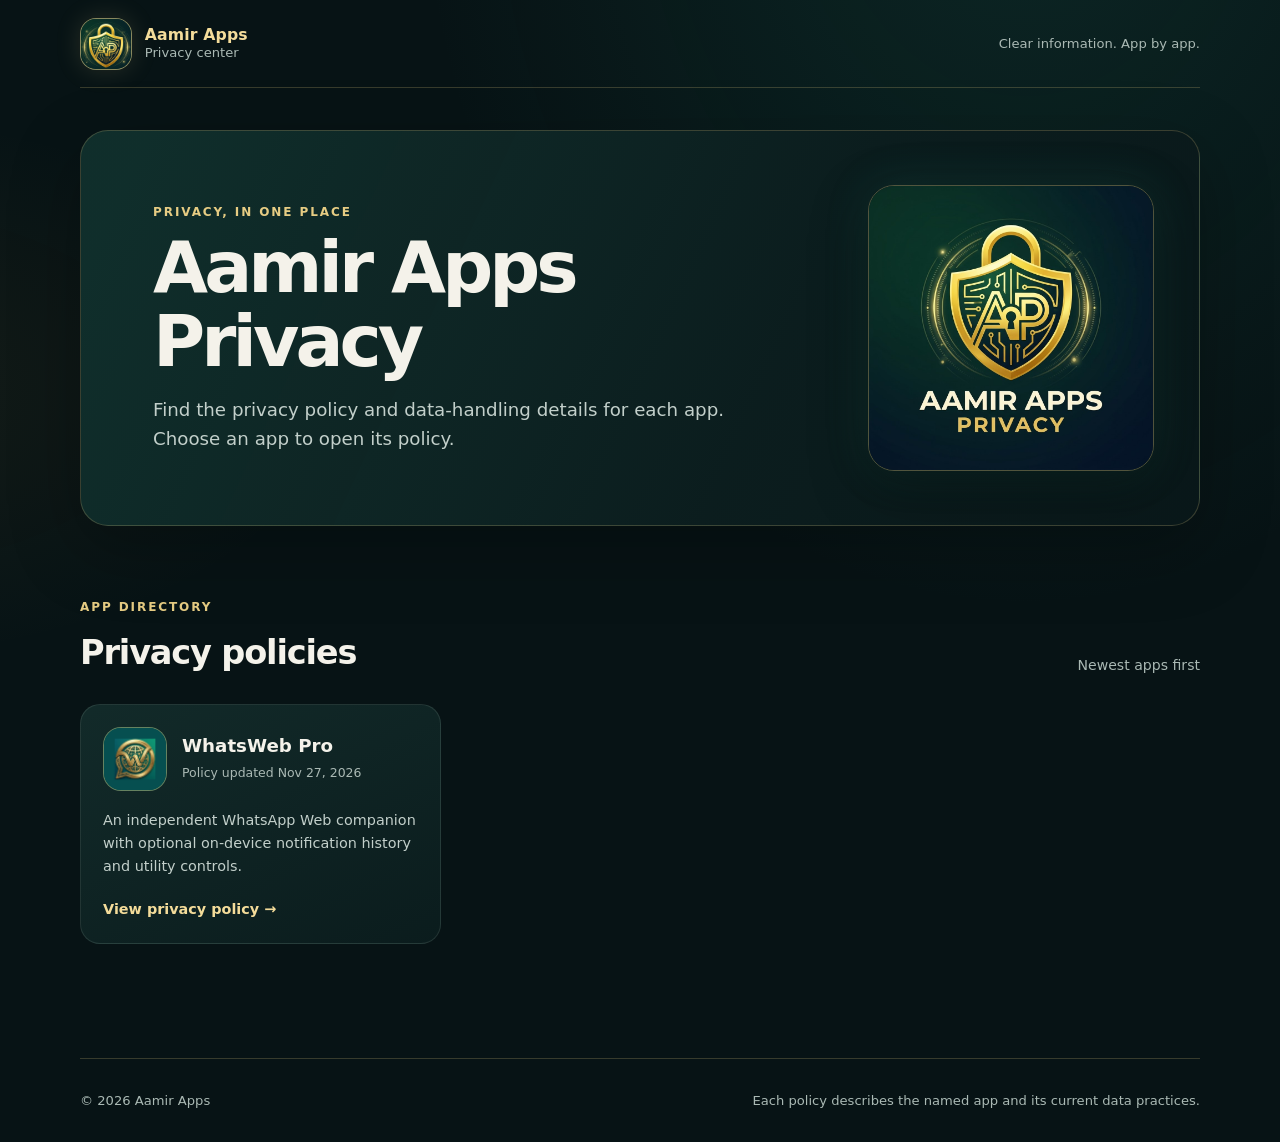
<file: index.html>
<!doctype html>
<html lang="en">
  <head>
    <meta charset="utf-8">
    <meta name="viewport" content="width=device-width, initial-scale=1">
    <meta name="theme-color" content="#08191b">
    <meta name="description" content="Privacy policies and data-handling information for apps by Aamir Habib.">
    <title>Aamir Apps Privacy</title>
    <link rel="icon" href="./assets/aamir-apps-privacy-mark.jpg" type="image/jpeg">
    <link rel="stylesheet" href="./site.css">
    <script src="./apps.js" defer></script>
    <script src="./site-interactions.js" defer></script>
  </head>
  <body>
    <a class="skip-link" href="#apps">Skip to apps</a>
    <header class="site-header">
      <a class="brand-lockup" href="./" aria-label="Aamir Apps Privacy home">
        <img class="brand-mark" src="./assets/aamir-apps-privacy-mark.jpg" alt="" width="52" height="52">
        <span class="brand-copy">
          <strong>Aamir Apps</strong>
          <small>Privacy center</small>
        </span>
      </a>
      <span class="header-note">Clear information. App by app.</span>
    </header>

    <main>
      <section class="hero" aria-labelledby="page-title">
        <div class="hero-copy">
          <p class="eyebrow">Privacy, in one place</p>
          <h1 id="page-title">Aamir Apps Privacy</h1>
          <p class="hero-description">
            Find the privacy policy and data-handling details for each app.
            Choose an app to open its policy.
          </p>
        </div>
        <div class="hero-mark">
          <img src="./assets/aamir-apps-privacy-logo.jpg" alt="Aamir Apps Privacy logo" width="1024" height="1024">
        </div>
      </section>

      <section class="apps-section" id="apps" aria-labelledby="apps-title">
        <div class="section-heading">
          <div>
            <p class="eyebrow">App directory</p>
            <h2 id="apps-title">Privacy policies</h2>
          </div>
          <p class="sort-note">Newest apps first</p>
        </div>

        <div id="app-list" class="app-grid" aria-live="polite"></div>
        <nav id="pagination" class="pagination" aria-label="App pages" hidden></nav>
        <p id="empty-state" class="empty-state" hidden>No app policies are listed yet.</p>
      </section>
    </main>

    <footer class="site-footer">
      <span>© <span id="year"></span> Aamir Apps</span>
      <span>Each policy describes the named app and its current data practices.</span>
    </footer>

    <div class="pull-indicator" id="pull-indicator" role="status" aria-live="polite">
      <span class="refresh-spinner" aria-hidden="true"></span>
      <span id="refresh-status">Pull down to refresh</span>
    </div>
    <button class="back-to-top" type="button" aria-label="Back to top" title="Back to top">
      <svg viewBox="0 0 24 24" aria-hidden="true">
        <path d="M12 19V5m-7 7 7-7 7 7"></path>
      </svg>
    </button>
  </body>
</html>
</file>
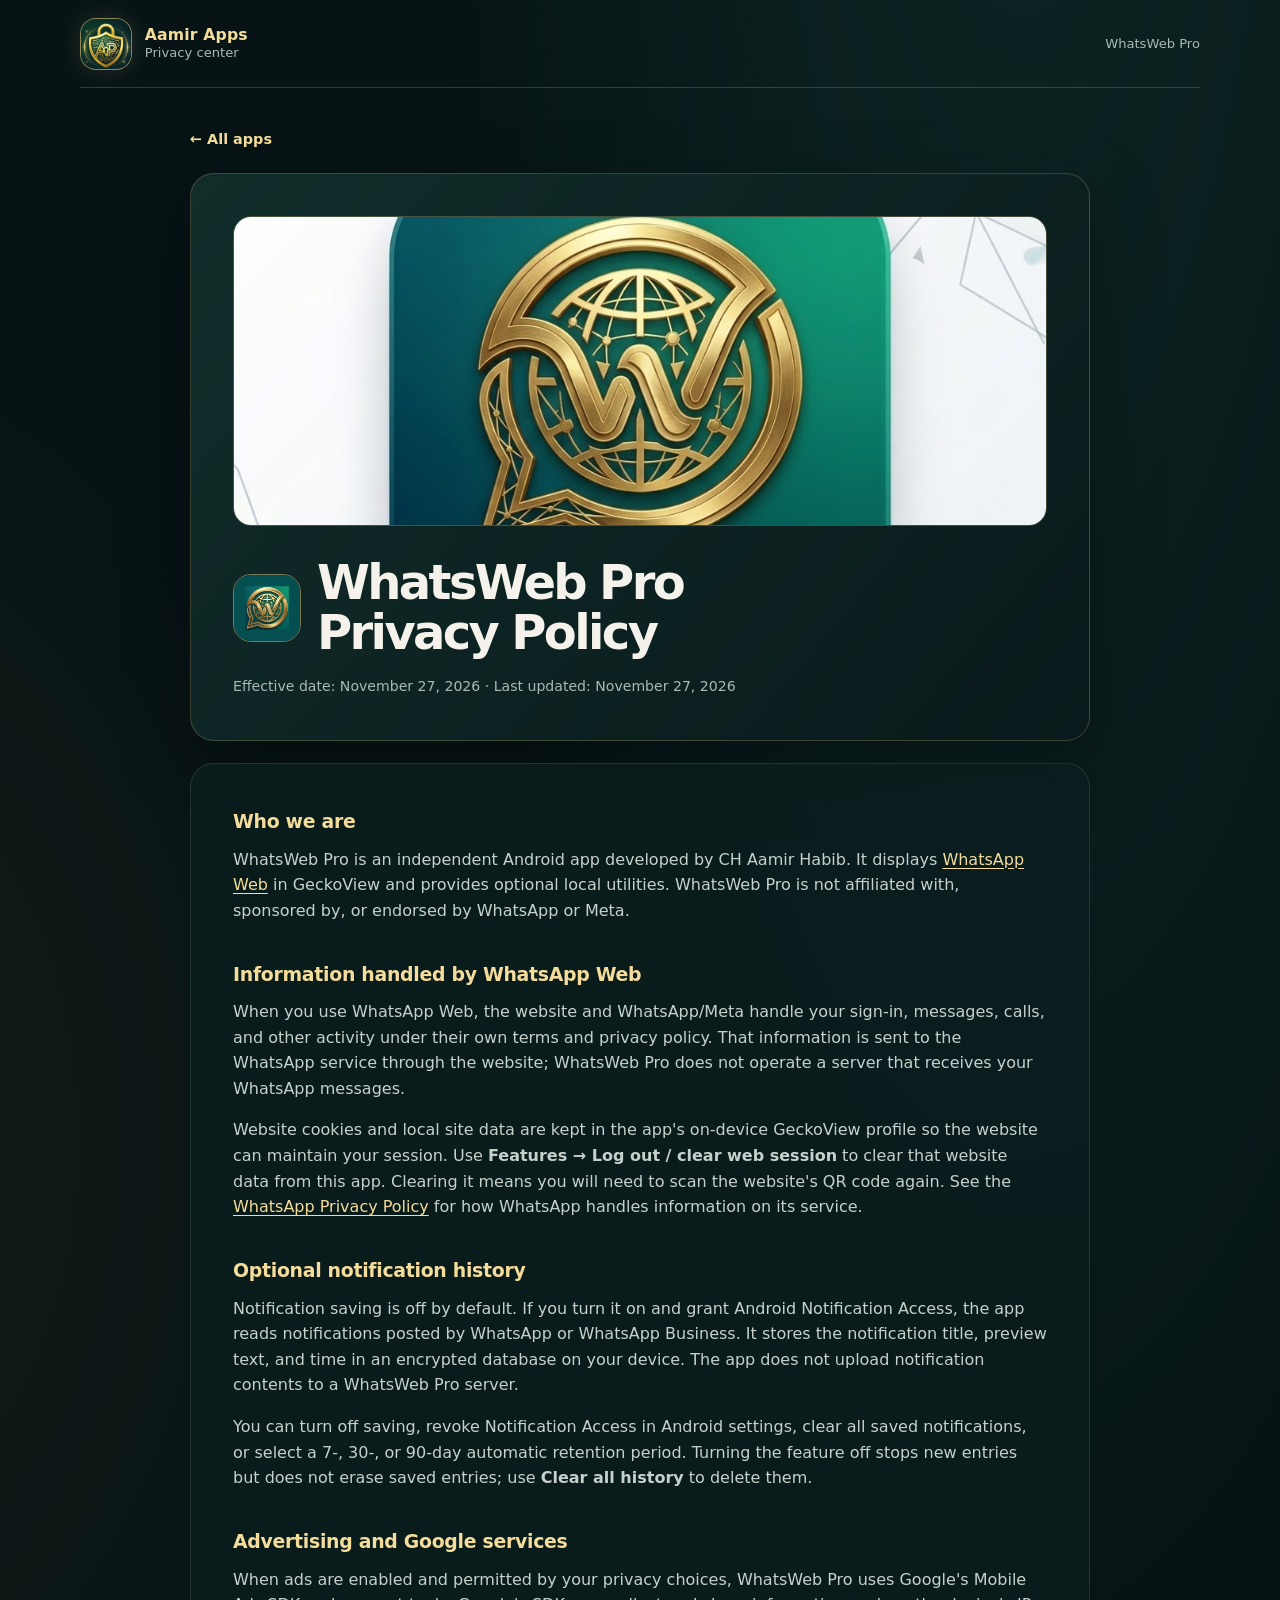
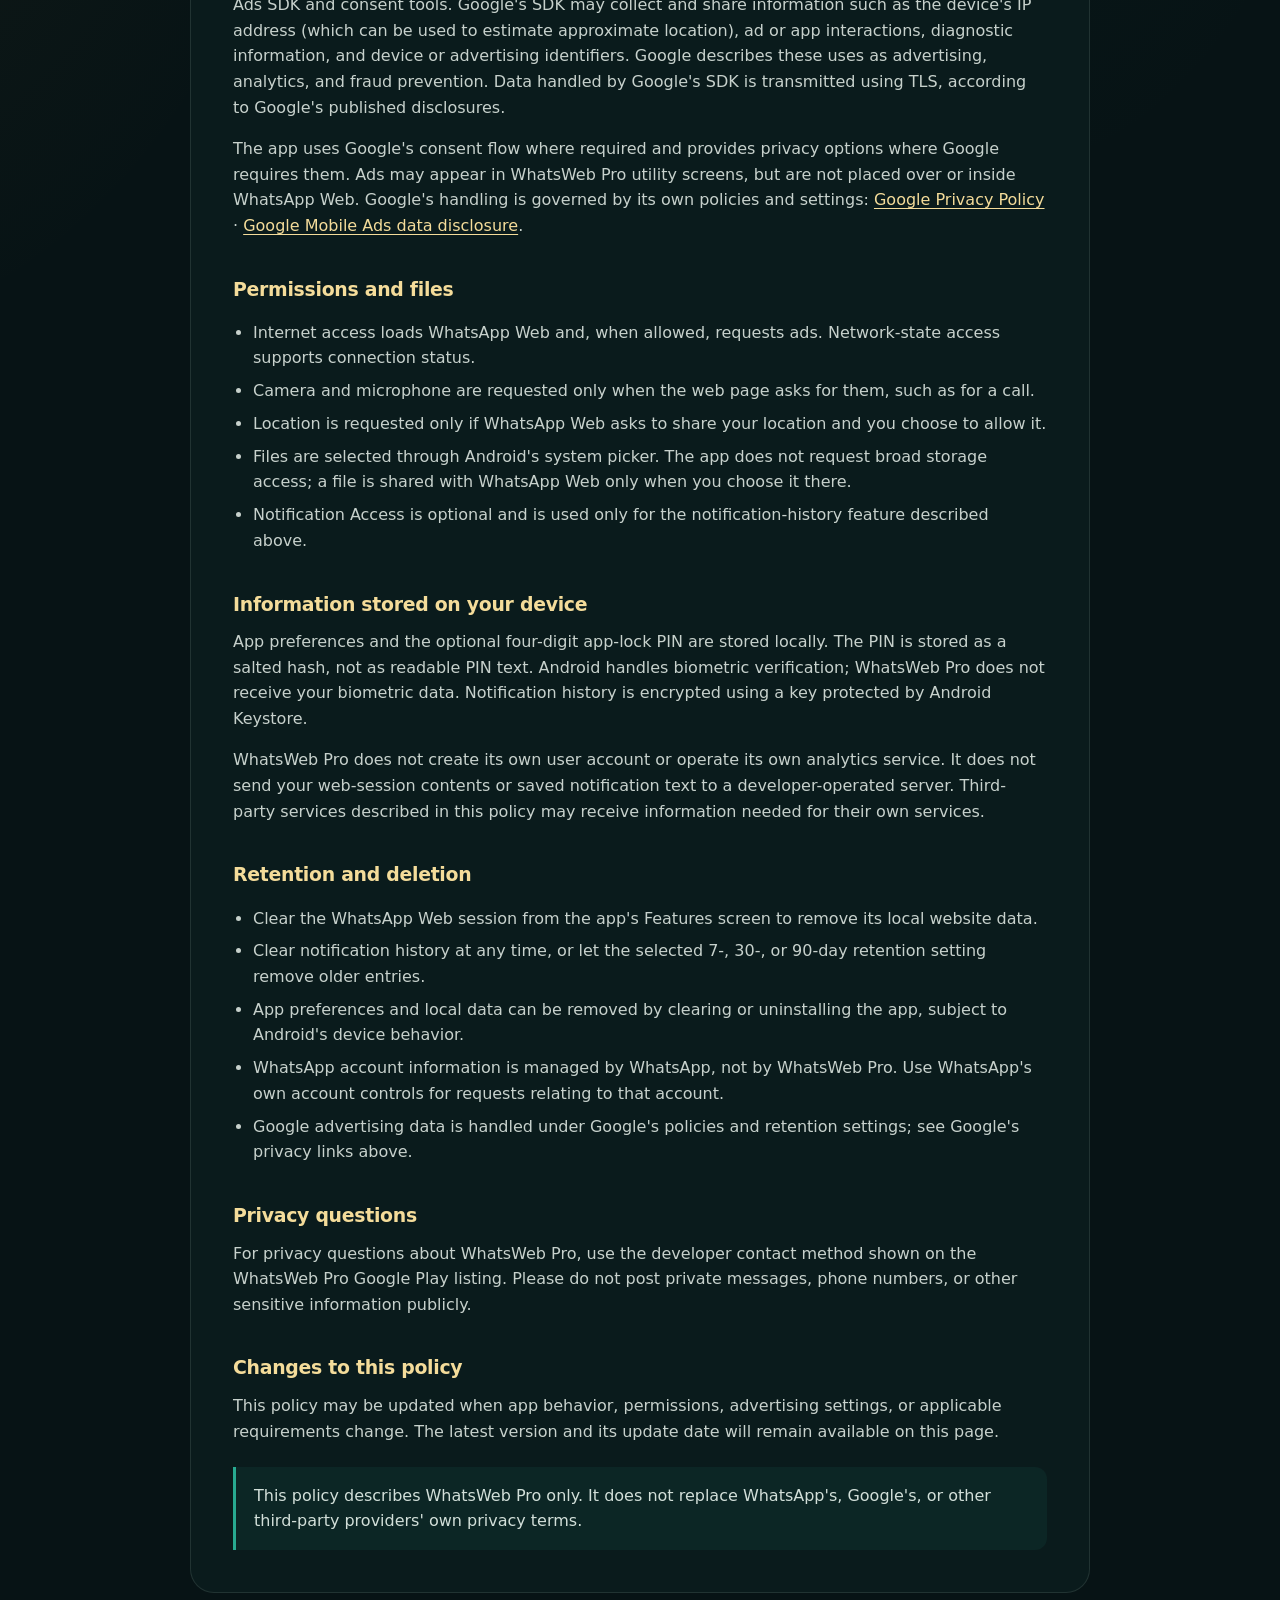
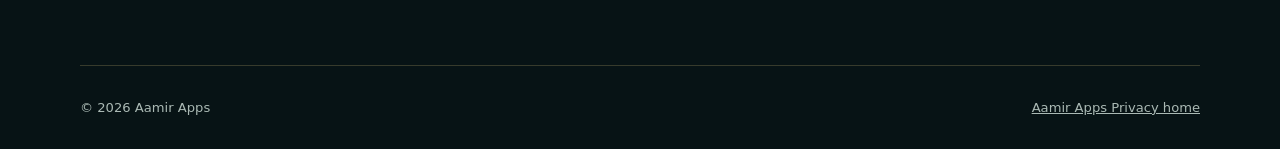
<file: apps/whatsweb-pro/index.html>
<!doctype html>
<html lang="en">
  <head>
    <meta charset="utf-8">
    <meta name="viewport" content="width=device-width, initial-scale=1">
    <meta name="theme-color" content="#08191b">
    <meta name="description" content="Privacy policy for WhatsWeb Pro, an independent Android app by CH Aamir Habib.">
    <title>WhatsWeb Pro Privacy Policy | Aamir Apps</title>
    <link rel="icon" href="../../assets/aamir-apps-privacy-mark.jpg" type="image/jpeg">
    <link rel="stylesheet" href="../../site.css">
    <script src="../../site-interactions.js" defer></script>
  </head>
  <body>
    <header class="site-header">
      <a class="brand-lockup" href="../../" aria-label="Aamir Apps Privacy home">
        <img class="brand-mark" src="../../assets/aamir-apps-privacy-mark.jpg" alt="" width="52" height="52">
        <span class="brand-copy">
          <strong>Aamir Apps</strong>
          <small>Privacy center</small>
        </span>
      </a>
      <span class="header-note">WhatsWeb Pro</span>
    </header>

    <main class="policy-shell">
      <a class="back-link" href="../../">← All apps</a>
      <section class="policy-hero" aria-labelledby="policy-title">
        <img class="policy-brand" src="../../assets/whatsweb-pro-brand.jpg" alt="WhatsWeb Pro gold and teal app branding" width="1024" height="1024">
        <div class="policy-title-row">
          <img src="../../assets/whatsweb-pro-icon.png" alt="WhatsWeb Pro app icon" width="68" height="68">
          <h1 id="policy-title">WhatsWeb Pro Privacy Policy</h1>
        </div>
        <p class="updated-date">Effective date: November 27, 2026 · Last updated: November 27, 2026</p>
      </section>

      <article class="policy-content">
        <h2>Who we are</h2>
        <p>
          WhatsWeb Pro is an independent Android app developed by CH Aamir Habib.
          It displays <a href="https://web.whatsapp.com/" target="_blank" rel="noopener noreferrer">WhatsApp Web</a>
          in GeckoView and provides optional local utilities. WhatsWeb Pro is not affiliated with,
          sponsored by, or endorsed by WhatsApp or Meta.
        </p>

        <h2>Information handled by WhatsApp Web</h2>
        <p>
          When you use WhatsApp Web, the website and WhatsApp/Meta handle your sign-in,
          messages, calls, and other activity under their own terms and privacy policy.
          That information is sent to the WhatsApp service through the website; WhatsWeb Pro
          does not operate a server that receives your WhatsApp messages.
        </p>
        <p>
          Website cookies and local site data are kept in the app's on-device GeckoView
          profile so the website can maintain your session. Use
          <strong>Features → Log out / clear web session</strong> to clear that website data
          from this app. Clearing it means you will need to scan the website's QR code again.
          See the <a href="https://www.whatsapp.com/legal/privacy-policy/" target="_blank" rel="noopener noreferrer">WhatsApp Privacy Policy</a>
          for how WhatsApp handles information on its service.
        </p>

        <h2>Optional notification history</h2>
        <p>
          Notification saving is off by default. If you turn it on and grant Android
          Notification Access, the app reads notifications posted by WhatsApp or WhatsApp
          Business. It stores the notification title, preview text, and time in an encrypted
          database on your device. The app does not upload notification contents to a
          WhatsWeb Pro server.
        </p>
        <p>
          You can turn off saving, revoke Notification Access in Android settings, clear all
          saved notifications, or select a 7-, 30-, or 90-day automatic retention period.
          Turning the feature off stops new entries but does not erase saved entries; use
          <strong>Clear all history</strong> to delete them.
        </p>

        <h2>Advertising and Google services</h2>
        <p>
          When ads are enabled and permitted by your privacy choices, WhatsWeb Pro uses
          Google's Mobile Ads SDK and consent tools. Google's SDK may collect and share
          information such as the device's IP address (which can be used to estimate
          approximate location), ad or app interactions, diagnostic information, and device
          or advertising identifiers. Google describes these uses as advertising, analytics,
          and fraud prevention. Data handled by Google's SDK is transmitted using TLS,
          according to Google's published disclosures.
        </p>
        <p>
          The app uses Google's consent flow where required and provides privacy options
          where Google requires them. Ads may appear in WhatsWeb Pro utility screens, but
          are not placed over or inside WhatsApp Web. Google's handling is governed by its
          own policies and settings:
          <a href="https://policies.google.com/privacy" target="_blank" rel="noopener noreferrer">Google Privacy Policy</a>
          · <a href="https://developers.google.com/ad-manager/mobile-ads-sdk/android/next-gen/privacy/play-data-disclosure" target="_blank" rel="noopener noreferrer">Google Mobile Ads data disclosure</a>.
        </p>

        <h2>Permissions and files</h2>
        <ul>
          <li>Internet access loads WhatsApp Web and, when allowed, requests ads. Network-state access supports connection status.</li>
          <li>Camera and microphone are requested only when the web page asks for them, such as for a call.</li>
          <li>Location is requested only if WhatsApp Web asks to share your location and you choose to allow it.</li>
          <li>Files are selected through Android's system picker. The app does not request broad storage access; a file is shared with WhatsApp Web only when you choose it there.</li>
          <li>Notification Access is optional and is used only for the notification-history feature described above.</li>
        </ul>

        <h2>Information stored on your device</h2>
        <p>
          App preferences and the optional four-digit app-lock PIN are stored locally.
          The PIN is stored as a salted hash, not as readable PIN text. Android handles
          biometric verification; WhatsWeb Pro does not receive your biometric data.
          Notification history is encrypted using a key protected by Android Keystore.
        </p>
        <p>
          WhatsWeb Pro does not create its own user account or operate its own analytics
          service. It does not send your web-session contents or saved notification text to
          a developer-operated server. Third-party services described in this policy may
          receive information needed for their own services.
        </p>

        <h2>Retention and deletion</h2>
        <ul>
          <li>Clear the WhatsApp Web session from the app's Features screen to remove its local website data.</li>
          <li>Clear notification history at any time, or let the selected 7-, 30-, or 90-day retention setting remove older entries.</li>
          <li>App preferences and local data can be removed by clearing or uninstalling the app, subject to Android's device behavior.</li>
          <li>WhatsApp account information is managed by WhatsApp, not by WhatsWeb Pro. Use WhatsApp's own account controls for requests relating to that account.</li>
          <li>Google advertising data is handled under Google's policies and retention settings; see Google's privacy links above.</li>
        </ul>

        <h2>Privacy questions</h2>
        <p>
          For privacy questions about WhatsWeb Pro, use the developer contact method shown
          on the WhatsWeb Pro Google Play listing. Please do not post private messages,
          phone numbers, or other sensitive information publicly.
        </p>

        <h2>Changes to this policy</h2>
        <p>
          This policy may be updated when app behavior, permissions, advertising settings,
          or applicable requirements change. The latest version and its update date will
          remain available on this page.
        </p>
        <aside class="policy-callout">
          This policy describes WhatsWeb Pro only. It does not replace WhatsApp's, Google's,
          or other third-party providers' own privacy terms.
        </aside>
      </article>
    </main>

    <footer class="site-footer">
      <span>© 2026 Aamir Apps</span>
      <a href="../../">Aamir Apps Privacy home</a>
    </footer>

    <div class="pull-indicator" id="pull-indicator" role="status" aria-live="polite">
      <span class="refresh-spinner" aria-hidden="true"></span>
      <span id="refresh-status">Pull down to refresh</span>
    </div>
    <button class="back-to-top" type="button" aria-label="Back to top" title="Back to top">
      <svg viewBox="0 0 24 24" aria-hidden="true">
        <path d="M12 19V5m-7 7 7-7 7 7"></path>
      </svg>
    </button>
  </body>
</html>
</file>
<file: site.css>
:root {
  color-scheme: dark;
  --ink: #f4f2ea;
  --muted: #aab9b4;
  --base: #071315;
  --surface: #0d2021;
  --surface-raised: #112829;
  --line: rgba(225, 201, 128, 0.22);
  --gold: #e6cc83;
  --gold-bright: #f4dc9a;
  --teal: #28aa91;
  --shadow: 0 24px 70px rgba(0, 0, 0, 0.27);
  font-family: Inter, ui-sans-serif, system-ui, -apple-system, BlinkMacSystemFont, "Segoe UI", sans-serif;
  font-synthesis: none;
  text-rendering: optimizeLegibility;
}

* { box-sizing: border-box; }

html {
  min-width: 320px;
  scroll-behavior: smooth;
  background: var(--base);
}

body {
  min-height: 100vh;
  margin: 0;
  color: var(--ink);
  background:
    radial-gradient(ellipse at 80% -15%, rgba(31, 118, 100, 0.2), transparent 38rem),
    radial-gradient(ellipse at -15% 34%, rgba(174, 135, 50, 0.08), transparent 34rem),
    var(--base);
  line-height: 1.6;
}

a { color: inherit; }

a:focus-visible, button:focus-visible {
  outline: 3px solid var(--gold-bright);
  outline-offset: 4px;
}

.skip-link {
  position: absolute;
  z-index: 10;
  top: 0.75rem;
  left: 0.75rem;
  padding: 0.65rem 0.9rem;
  transform: translateY(-180%);
  color: #071315;
  background: var(--gold-bright);
  border-radius: 0.5rem;
}

.skip-link:focus { transform: translateY(0); }

.site-header, main, .site-footer {
  width: min(1120px, calc(100% - 40px));
  margin-inline: auto;
}

.site-header {
  min-height: 88px;
  display: flex;
  align-items: center;
  justify-content: space-between;
  gap: 1rem;
  border-bottom: 1px solid var(--line);
}

.brand-lockup {
  display: inline-flex;
  align-items: center;
  gap: 0.8rem;
  text-decoration: none;
  transition: transform 180ms ease, filter 180ms ease;
}

.brand-lockup:hover {
  transform: translateY(-2px);
  filter: drop-shadow(0 6px 18px rgba(230, 204, 131, 0.16));
}

.brand-mark {
  width: 52px;
  height: 52px;
  flex: 0 0 auto;
  display: block;
  border: 1px solid rgba(230, 204, 131, 0.58);
  border-radius: 16px;
  background-color: #082b2a;
  object-fit: cover;
  box-shadow: 0 0 26px rgba(230, 204, 131, 0.15);
  animation: brand-mark-float 4.8s ease-in-out infinite;
}

.brand-copy {
  display: grid;
  line-height: 1.2;
  animation: brand-text-glow 5s ease-in-out infinite;
}

.brand-copy strong {
  color: var(--gold-bright);
  font-size: 0.98rem;
  letter-spacing: 0.01em;
}

.brand-copy small {
  color: var(--muted);
  font-size: 0.82rem;
}

@keyframes brand-mark-float {
  0%, 100% { transform: translateY(0); box-shadow: 0 0 18px rgba(230, 204, 131, 0.12); }
  50% { transform: translateY(-2px); box-shadow: 0 0 30px rgba(40, 170, 145, 0.28); }
}

@keyframes brand-text-glow {
  0%, 100% { text-shadow: 0 0 0 rgba(230, 204, 131, 0); }
  50% { text-shadow: 0 0 16px rgba(230, 204, 131, 0.22); }
}

.brand-lockup:hover .brand-mark {
  animation-duration: 1.4s;
}

.brand-lockup:hover .brand-copy {
  animation-duration: 1.5s;
}

.hero-mark {
  position: absolute;
  top: 50%;
  right: 4%;
  width: clamp(185px, 27vw, 286px);
  aspect-ratio: 1;
  transform: translateY(-50%);
  border: 1px solid rgba(230, 204, 131, 0.32);
  border-radius: 26px;
  overflow: hidden;
  box-shadow: 0 18px 56px rgba(0, 0, 0, 0.34), 0 0 46px rgba(40, 170, 145, 0.16);
  animation: logo-card-float 6s ease-in-out infinite;
}

.hero-mark img {
  width: 100%;
  height: 100%;
  display: block;
  object-fit: cover;
}

@keyframes logo-card-float {
  0%, 100% { translate: 0 0; }
  50% { translate: 0 -5px; }
}
.header-note { color: var(--muted); font-size: 0.82rem; }

.hero {
  position: relative;
  min-height: 310px;
  margin-top: 42px;
  padding: clamp(30px, 7vw, 72px);
  overflow: hidden;
  display: flex;
  align-items: center;
  border: 1px solid var(--line);
  border-radius: 28px;
  background:
    linear-gradient(115deg, rgba(16, 46, 43, 0.98) 5%, rgba(11, 29, 30, 0.93) 62%, rgba(9, 23, 25, 0.95)),
    var(--surface);
  box-shadow: var(--shadow);
}

.hero-copy { position: relative; z-index: 1; max-width: 680px; }
.eyebrow {
  margin: 0 0 0.55rem;
  color: var(--gold);
  font-size: 0.75rem;
  font-weight: 750;
  letter-spacing: 0.16em;
  text-transform: uppercase;
}

h1, h2, h3, p { margin-top: 0; }
h1 {
  max-width: 14ch;
  margin-bottom: 1rem;
  font-size: clamp(2.35rem, 6vw, 4.45rem);
  letter-spacing: -0.055em;
  line-height: 1.04;
}

.hero-description {
  max-width: 52ch;
  margin-bottom: 0;
  color: #c2cfca;
  font-size: clamp(1rem, 2vw, 1.14rem);
}

.apps-section { padding-block: 72px 84px; }
.section-heading {
  display: flex;
  align-items: end;
  justify-content: space-between;
  gap: 1rem;
  margin-bottom: 24px;
}

.section-heading h2 {
  margin-bottom: 0;
  font-size: clamp(1.6rem, 3vw, 2.1rem);
  letter-spacing: -0.035em;
}

.sort-note {
  margin-bottom: 0.25rem;
  color: var(--muted);
  font-size: 0.88rem;
}

.app-grid {
  display: grid;
  grid-template-columns: repeat(3, minmax(0, 1fr));
  gap: 18px;
}

.app-card {
  min-height: 228px;
  padding: 22px;
  display: flex;
  flex-direction: column;
  align-items: flex-start;
  border: 1px solid rgba(185, 204, 191, 0.13);
  border-radius: 20px;
  background: linear-gradient(155deg, rgba(19, 44, 43, 0.96), rgba(11, 29, 30, 0.97));
  text-decoration: none;
  transition: border-color 150ms ease, transform 150ms ease, background 150ms ease;
}

.app-card:hover {
  transform: translateY(-4px);
  border-color: rgba(230, 204, 131, 0.58);
  background: linear-gradient(155deg, rgba(26, 56, 52, 0.98), rgba(13, 35, 35, 0.98));
}

.app-card-top {
  width: 100%;
  display: flex;
  align-items: center;
  gap: 15px;
}

.app-card-icon {
  width: 64px;
  height: 64px;
  flex: 0 0 auto;
  border: 1px solid rgba(230, 204, 131, 0.42);
  border-radius: 18px;
  background: #074b46;
  object-fit: cover;
}

.app-card h3 { margin: 0; font-size: 1.14rem; line-height: 1.25; }
.app-card-date { margin: 0.3rem 0 0; color: var(--muted); font-size: 0.78rem; }
.app-card-description { margin: 18px 0 20px; color: #c2cfca; font-size: 0.9rem; }
.app-card-action {
  margin-top: auto;
  color: var(--gold-bright);
  font-size: 0.9rem;
  font-weight: 700;
}

.pagination {
  display: flex;
  align-items: center;
  justify-content: center;
  gap: 8px;
  margin-top: 30px;
}

.page-link {
  min-width: 42px;
  min-height: 42px;
  display: inline-grid;
  place-items: center;
  padding: 0 12px;
  border: 1px solid rgba(185, 204, 191, 0.2);
  border-radius: 12px;
  color: var(--ink);
  background: var(--surface);
  text-decoration: none;
  font: inherit;
}

.page-link:hover { border-color: var(--gold); }
.page-link[aria-current="page"] {
  color: #091716;
  border-color: var(--gold);
  background: var(--gold);
  font-weight: 800;
}

.empty-state {
  padding: 24px;
  border: 1px dashed var(--line);
  border-radius: 16px;
  color: var(--muted);
}

.site-footer {
  min-height: 84px;
  display: flex;
  align-items: center;
  justify-content: space-between;
  gap: 1rem;
  border-top: 1px solid var(--line);
  color: var(--muted);
  font-size: 0.82rem;
}

.site-footer span:last-child { text-align: right; }

.policy-shell {
  width: min(900px, calc(100% - 40px));
  margin: 38px auto 72px;
}

.back-link {
  display: inline-flex;
  align-items: center;
  gap: 0.5rem;
  margin-bottom: 22px;
  color: var(--gold-bright);
  font-size: 0.9rem;
  font-weight: 700;
  text-decoration: none;
}

.policy-hero {
  padding: clamp(22px, 5vw, 42px);
  border: 1px solid var(--line);
  border-radius: 24px;
  background: linear-gradient(130deg, rgba(16, 46, 43, 0.98), rgba(10, 25, 27, 0.98));
  box-shadow: var(--shadow);
}

.policy-brand {
  width: 100%;
  max-height: 310px;
  margin-bottom: 24px;
  border: 1px solid rgba(230, 204, 131, 0.26);
  border-radius: 18px;
  object-fit: cover;
  object-position: center 42%;
}

.policy-title-row { display: flex; align-items: center; gap: 16px; }
.policy-title-row img {
  width: 68px;
  height: 68px;
  border: 1px solid rgba(230, 204, 131, 0.5);
  border-radius: 18px;
}

.policy-title-row h1 { margin: 0; font-size: clamp(1.9rem, 5vw, 3rem); }
.updated-date { margin: 18px 0 0; color: var(--muted); font-size: 0.88rem; }

.policy-content {
  margin-top: 22px;
  padding: clamp(22px, 5vw, 42px);
  border: 1px solid rgba(185, 204, 191, 0.13);
  border-radius: 24px;
  background: rgba(11, 29, 30, 0.92);
}

.policy-content h2 {
  margin: 2.2rem 0 0.65rem;
  color: var(--gold-bright);
  font-size: 1.18rem;
  letter-spacing: -0.015em;
}

.policy-content h2:first-child { margin-top: 0; }
.policy-content p, .policy-content li { color: #c7d1cc; }
.policy-content ul { padding-left: 1.25rem; }
.policy-content li + li { margin-top: 0.45rem; }
.policy-content a { color: var(--gold-bright); text-underline-offset: 3px; }

.policy-callout {
  margin-top: 1.4rem;
  padding: 16px 18px;
  border-left: 3px solid var(--teal);
  border-radius: 0 12px 12px 0;
  background: rgba(40, 170, 145, 0.08);
  color: #d2dfd9;
}

.back-to-top {
  position: fixed;
  z-index: 25;
  right: max(18px, env(safe-area-inset-right));
  bottom: max(18px, env(safe-area-inset-bottom));
  width: 48px;
  height: 48px;
  display: grid;
  place-items: center;
  border: 1px solid rgba(230, 204, 131, 0.62);
  border-radius: 16px;
  color: #071315;
  background: var(--gold-bright);
  box-shadow: 0 10px 28px rgba(0, 0, 0, 0.32);
  cursor: pointer;
  opacity: 0;
  visibility: hidden;
  transform: translateY(10px);
  transition: opacity 180ms ease, transform 180ms ease, visibility 180ms ease;
}

.back-to-top.is-visible {
  opacity: 1;
  visibility: visible;
  transform: translateY(0);
}

.back-to-top:hover { background: #ffe9ad; transform: translateY(-3px); }
.back-to-top svg { width: 23px; height: 23px; fill: none; stroke: currentColor; stroke-width: 2; stroke-linecap: round; stroke-linejoin: round; }

.pull-indicator {
  position: fixed;
  z-index: 30;
  top: 12px;
  left: 50%;
  min-height: 42px;
  display: flex;
  align-items: center;
  gap: 10px;
  padding: 8px 15px;
  border: 1px solid rgba(230, 204, 131, 0.48);
  border-radius: 999px;
  color: var(--ink);
  background: rgba(11, 29, 30, 0.96);
  box-shadow: 0 10px 28px rgba(0, 0, 0, 0.32);
  font-size: 0.84rem;
  opacity: 0;
  pointer-events: none;
  transform: translate(-50%, -150%);
  transition: opacity 140ms ease, transform 140ms ease, border-color 140ms ease;
}

.pull-indicator.is-visible {
  opacity: 1;
  transform: translate(-50%, calc(-100% + var(--pull-distance, 56px)));
}

.pull-indicator.is-armed { border-color: var(--teal); }
.pull-indicator.is-refreshing .refresh-spinner { animation: refresh-spin 700ms linear infinite; }

.refresh-spinner {
  width: 16px;
  height: 16px;
  border: 2px solid rgba(230, 204, 131, 0.28);
  border-top-color: var(--gold-bright);
  border-radius: 50%;
}

@keyframes refresh-spin { to { transform: rotate(360deg); } }

@media (max-width: 850px) {
  .app-grid { grid-template-columns: repeat(2, minmax(0, 1fr)); }
  .hero-copy { max-width: calc(100% - 165px); }
  .hero-mark { right: 3%; width: 165px; }
}

@media (max-width: 580px) {
  .site-header, main, .site-footer { width: min(100% - 28px, 1120px); }
  .site-header { min-height: 72px; }
  .header-note { max-width: 11ch; text-align: right; line-height: 1.3; }
  .brand-mark { width: 42px; height: 42px; border-radius: 13px; }
  .hero {
    min-height: 275px;
    margin-top: 20px;
    padding: 27px 22px;
    flex-direction: column;
    align-items: stretch;
    border-radius: 22px;
  }
  .hero-mark {
    position: relative;
    order: -1;
    top: auto;
    right: auto;
    width: clamp(136px, 43vw, 170px);
    margin: 0 auto 20px;
    transform: none;
    opacity: 1;
  }
  .hero-copy { max-width: 100%; }
  .hero-description { max-width: 35ch; }
  .apps-section { padding-block: 52px 62px; }
  .section-heading { align-items: flex-start; flex-direction: column; gap: 6px; }
  .app-grid { grid-template-columns: 1fr; gap: 12px; }
  .app-card { min-height: 195px; padding: 18px; }
  .site-footer { min-height: 86px; align-items: flex-start; flex-direction: column; justify-content: center; gap: 3px; }
  .site-footer span:last-child { text-align: left; }
  .policy-shell { width: min(100% - 28px, 900px); margin-top: 22px; }
  .policy-hero, .policy-content { border-radius: 19px; }
  .policy-brand { max-height: 225px; }
  .policy-title-row { align-items: flex-start; gap: 12px; }
  .policy-title-row img { width: 56px; height: 56px; border-radius: 15px; }
  .back-to-top { right: max(14px, env(safe-area-inset-right)); bottom: max(14px, env(safe-area-inset-bottom)); width: 44px; height: 44px; border-radius: 14px; }
}

@media (prefers-reduced-motion: reduce) {
  *, *::before, *::after {
    scroll-behavior: auto !important;
    animation-duration: 0.01ms !important;
    animation-iteration-count: 1 !important;
    transition-duration: 0.01ms !important;
  }
}
</file>
